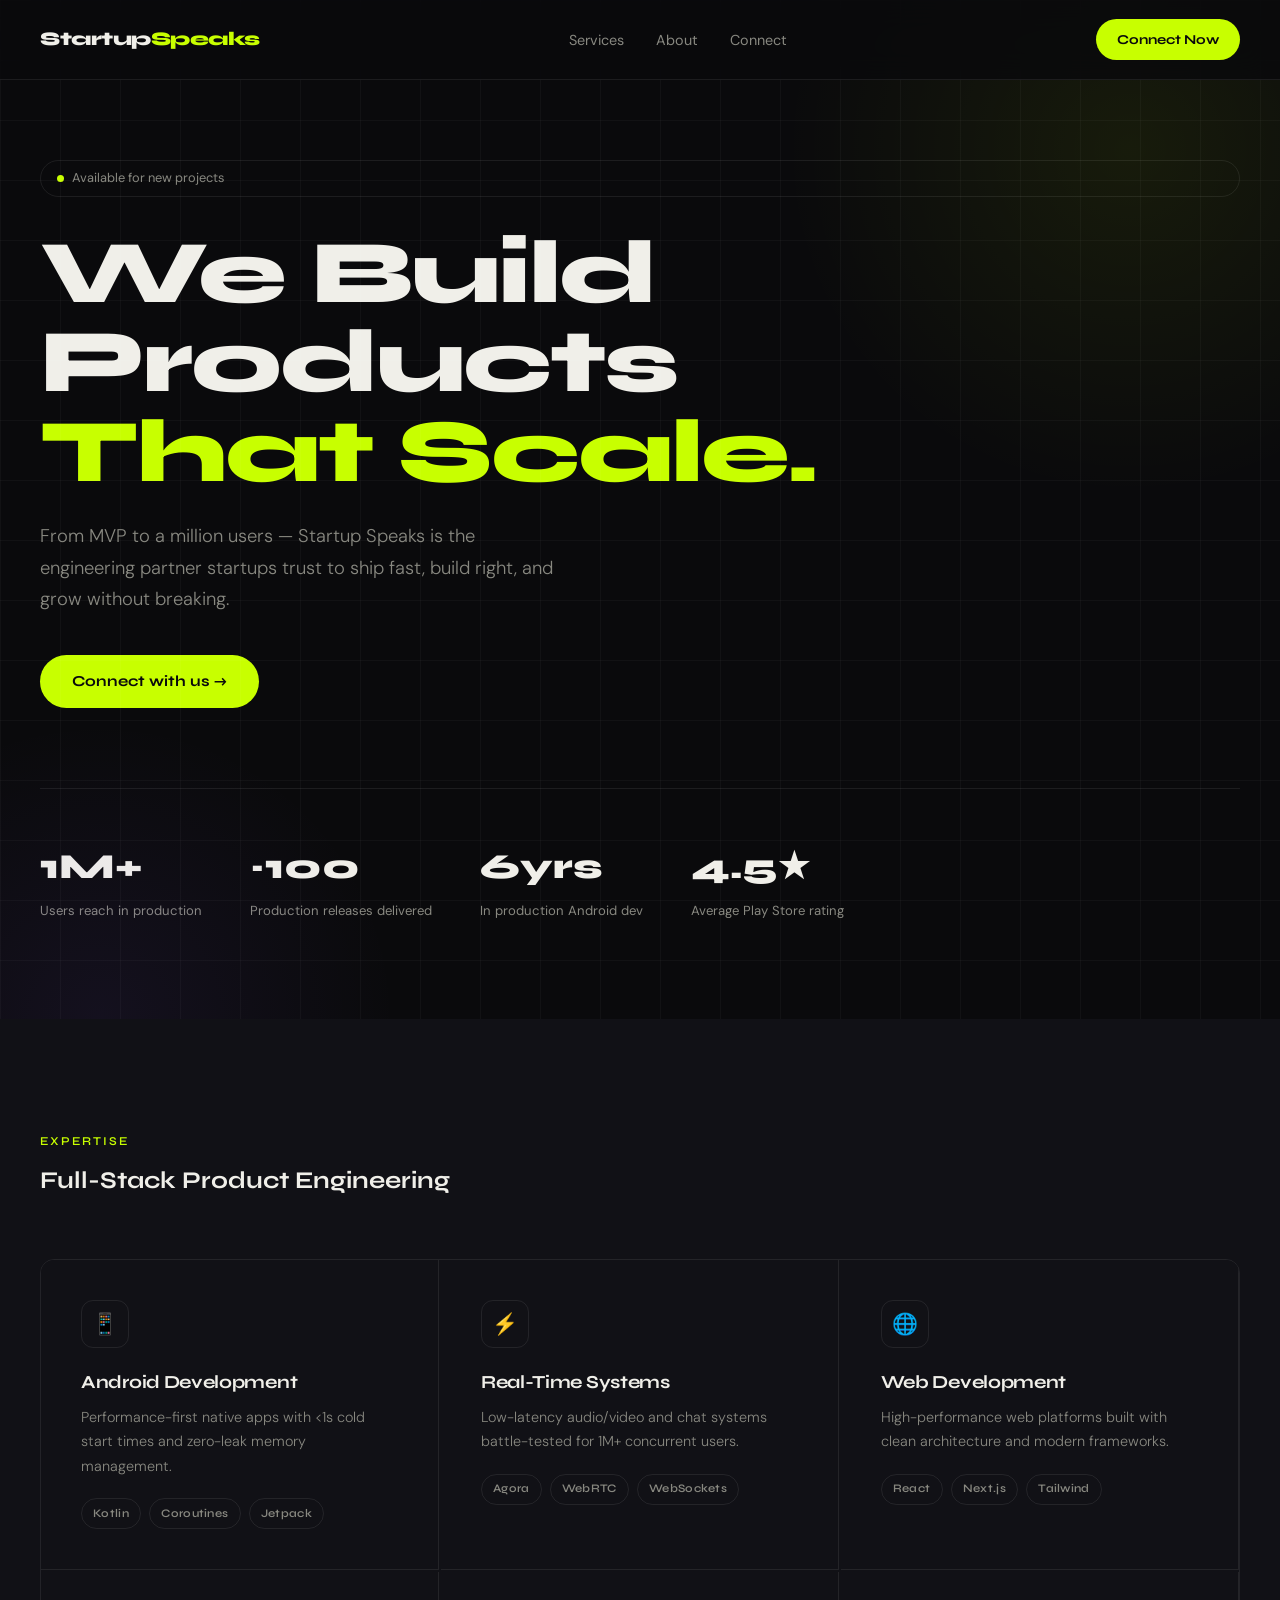
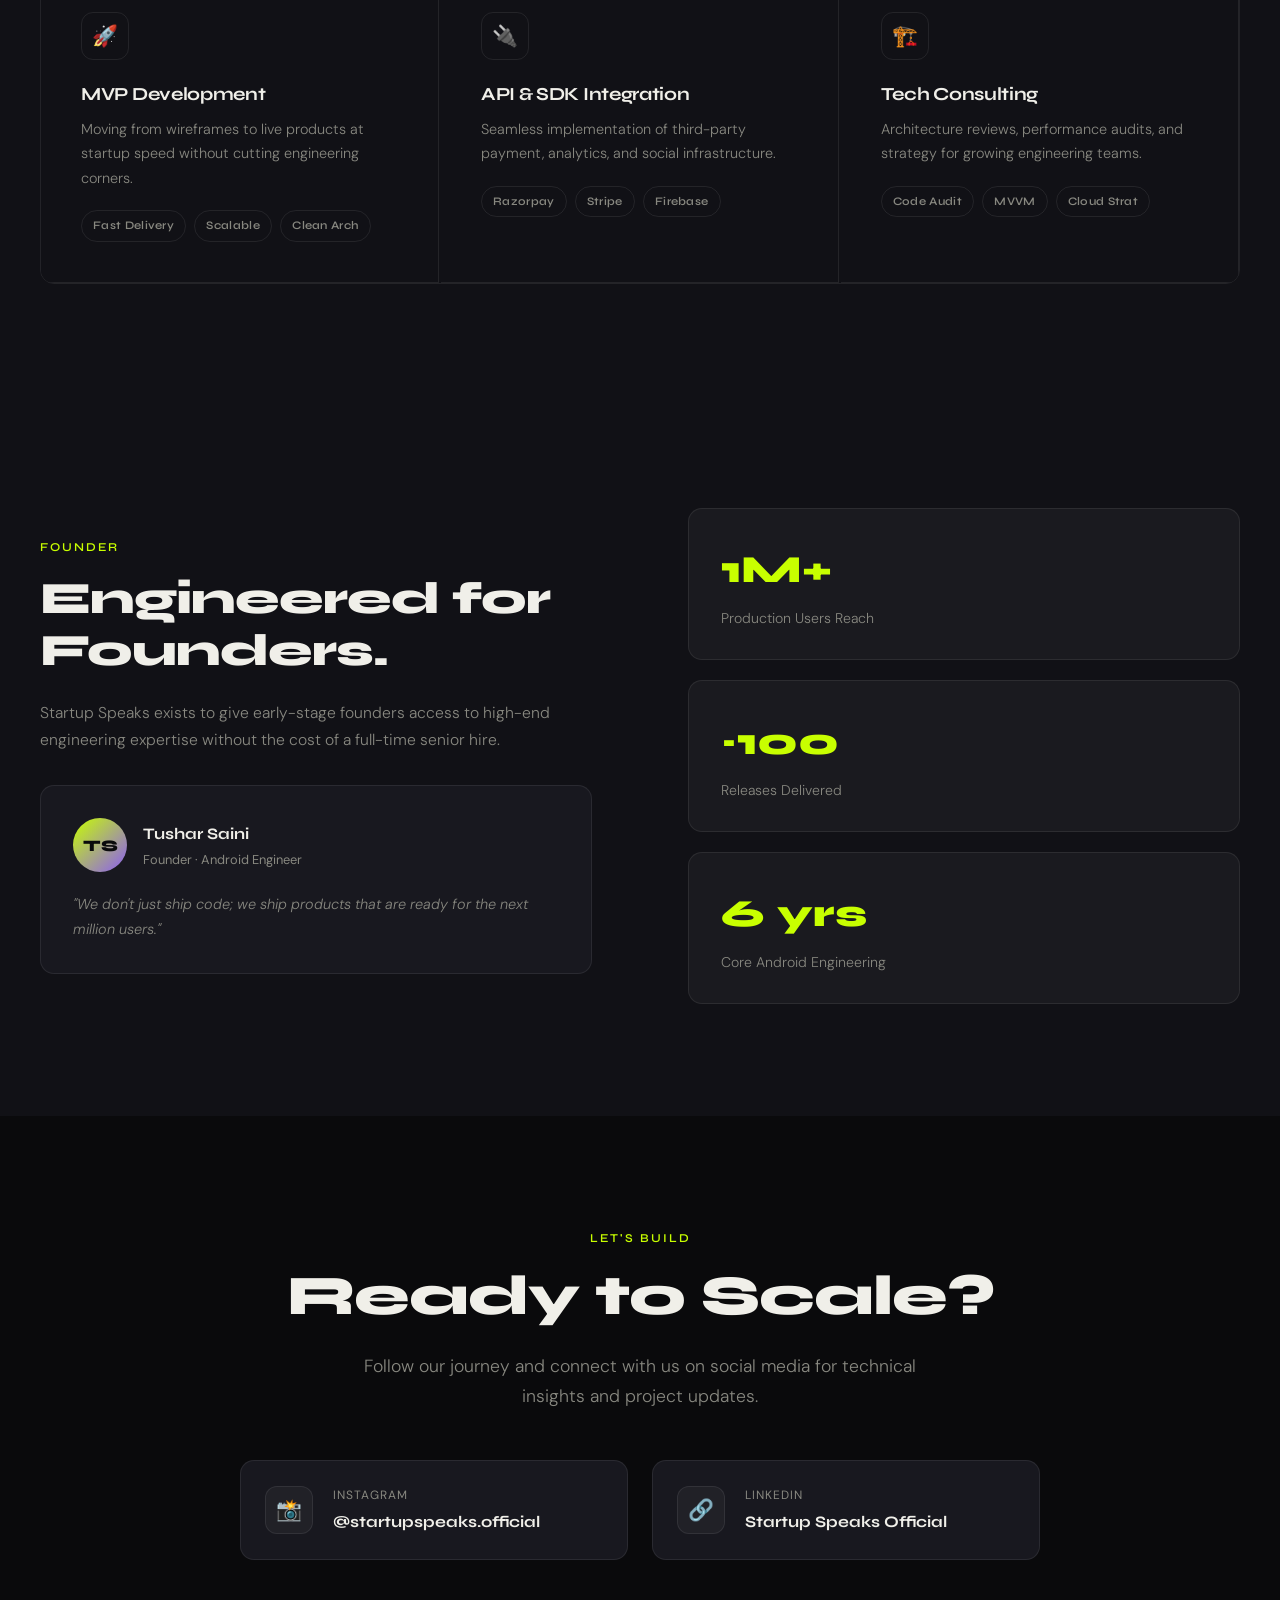
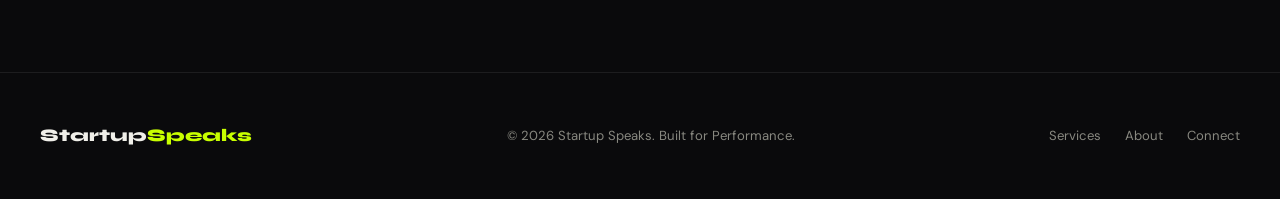
<file: startupspeaks_website_updated.html>
<!DOCTYPE html>
<html lang="en">
<head>
<meta charset="UTF-8" />
<meta name="viewport" content="width=device-width, initial-scale=1.0"/>
<title>Startup Speaks — We Build Products That Scale</title>
<link href="https://fonts.googleapis.com/css2?family=Syne:wght@400;500;600;700;800&family=DM+Sans:ital,wght@0,300;0,400;0,500;1,300&display=swap" rel="stylesheet"/>
<style>
*{margin:0;padding:0;box-sizing:border-box}
:root{
  --bg:#0A0A0C;
  --bg2:#111116;
  --bg3:#18181F;
  --accent:#C8FF00;
  --accent2:#8B5CF6;
  --text:#F0EFE9;
  --muted:#888880;
  --border:rgba(255,255,255,0.08);
  --card:rgba(255,255,255,0.04);
  --radius:14px;
}
html{scroll-behavior:smooth}
body{background:var(--bg);color:var(--text);font-family:'DM Sans',sans-serif;font-size:16px;line-height:1.7;overflow-x:hidden}
h1,h2,h3,h4{font-family:'Syne',sans-serif;line-height:1.15}

/* NAV */
nav{position:fixed;top:0;left:0;right:0;z-index:100;padding:1.2rem 2.5rem;display:flex;align-items:center;justify-content:space-between;background:rgba(10,10,12,0.85);backdrop-filter:blur(16px);border-bottom:1px solid var(--border)}
.logo{font-family:'Syne',sans-serif;font-size:1.2rem;font-weight:800;letter-spacing:-0.5px;color:var(--text)}
.logo span{color:var(--accent)}
.nav-links{display:flex;gap:2rem;list-style:none}
.nav-links a{color:var(--muted);text-decoration:none;font-size:0.9rem;font-weight:400;transition:color 0.2s}
.nav-links a:hover{color:var(--text)}
.nav-cta{background:var(--accent);color:#0A0A0C;padding:0.55rem 1.3rem;border-radius:100px;font-family:'Syne',sans-serif;font-size:0.85rem;font-weight:700;text-decoration:none;transition:opacity 0.2s}
.nav-cta:hover{opacity:0.85}

/* HERO */
.hero{min-height:100vh;display:flex;flex-direction:column;justify-content:center;padding:10rem 2.5rem 6rem;position:relative;overflow:hidden}
.hero-grid{position:absolute;inset:0;background-image:linear-gradient(rgba(255,255,255,0.03) 1px,transparent 1px),linear-gradient(90deg,rgba(255,255,255,0.03) 1px,transparent 1px);background-size:60px 60px;pointer-events:none}
.hero-glow{position:absolute;top:-200px;right:-200px;width:700px;height:700px;background:radial-gradient(circle,rgba(200,255,0,0.07) 0%,transparent 70%);pointer-events:none}
.hero-glow2{position:absolute;bottom:-300px;left:-200px;width:600px;height:600px;background:radial-gradient(circle,rgba(139,92,246,0.08) 0%,transparent 70%);pointer-events:none}
.hero-badge{display:inline-flex;align-items:center;gap:0.5rem;border:1px solid var(--border);border-radius:100px;padding:0.4rem 1rem;font-size:0.8rem;color:var(--muted);margin-bottom:2rem}
.badge-dot{width:7px;height:7px;border-radius:50%;background:var(--accent);animation:pulse 2s infinite}
@keyframes pulse{0%,100%{opacity:1}50%{opacity:0.4}}
.hero h1{font-size:clamp(3rem,7vw,6.5rem);font-weight:800;letter-spacing:-2px;line-height:1.0;max-width:900px;margin-bottom:1.5rem}
.hero h1 .line2{color:var(--accent)}
.hero p{font-size:1.15rem;color:var(--muted);max-width:520px;margin-bottom:2.5rem;font-weight:300}
.hero-actions{display:flex;gap:1rem;align-items:center;flex-wrap:wrap}
.btn-primary{background:var(--accent);color:#0A0A0C;padding:0.85rem 2rem;border-radius:100px;font-family:'Syne',sans-serif;font-weight:700;font-size:0.95rem;text-decoration:none;transition:opacity 0.2s}
.btn-primary:hover{opacity:0.85}
.hero-stats{display:flex;gap:3rem;margin-top:5rem;padding-top:3rem;border-top:1px solid var(--border)}
.stat-num{font-family:'Syne',sans-serif;font-size:2.2rem;font-weight:800;color:var(--text)}
.stat-label{font-size:0.82rem;color:var(--muted);margin-top:0.2rem}

/* SERVICES */
.services{background:var(--bg2)}
.services-grid{display:grid;grid-template-columns:repeat(auto-fit,minmax(300px,1fr));gap:1.5px;margin-top:4rem;border:1.5px solid var(--border);border-radius:var(--radius);overflow:hidden}
.service-card{background:var(--bg2);padding:2.5rem;border-right:1.5px solid var(--border);border-bottom:1.5px solid var(--border);transition:background 0.25s}
.service-card:hover{background:var(--bg3)}
.service-icon{width:48px;height:48px;border-radius:12px;border:1px solid var(--border);display:flex;align-items:center;justify-content:center;margin-bottom:1.5rem;font-size:1.3rem}
.service-card h3{font-size:1.15rem;font-weight:700;margin-bottom:0.75rem;letter-spacing:-0.3px}
.service-card p{font-size:0.9rem;color:var(--muted);line-height:1.7;font-weight:300}
.service-tags{display:flex;flex-wrap:wrap;gap:0.5rem;margin-top:1.25rem}
.tag{font-size:0.72rem;padding:0.3rem 0.7rem;border-radius:100px;border:1px solid var(--border);color:var(--muted);font-family:'Syne',sans-serif;font-weight:600;letter-spacing:0.3px}

/* ABOUT */
.about{background:var(--bg2)}
.about-inner{display:grid;grid-template-columns:1fr 1fr;gap:6rem;align-items:center}
.about-left h2{font-size:clamp(2rem,3.5vw,3rem);font-weight:800;letter-spacing:-1px;margin-bottom:1.5rem}
.about-left p{color:var(--muted);font-weight:300;margin-bottom:1.25rem;font-size:0.98rem}
.founder-card{background:var(--bg3);border:1px solid var(--border);border-radius:var(--radius);padding:2rem;margin-top:2rem}
.founder-top{display:flex;align-items:center;gap:1rem;margin-bottom:1.25rem}
.founder-avatar{width:54px;height:54px;border-radius:50%;background:linear-gradient(135deg,#C8FF00,#8B5CF6);display:flex;align-items:center;justify-content:center;font-family:'Syne',sans-serif;font-weight:800;font-size:1rem;color:#0A0A0C}
.founder-name{font-family:'Syne',sans-serif;font-weight:700;font-size:1rem;margin-bottom:0.15rem}
.founder-role{font-size:0.8rem;color:var(--muted)}
.founder-quote{font-size:0.9rem;color:var(--muted);font-style:italic;line-height:1.7;font-weight:300}
.about-right{display:flex;flex-direction:column;gap:1.25rem}
.about-stat{background:var(--card);border:1px solid var(--border);border-radius:var(--radius);padding:1.75rem 2rem;transition:border-color 0.2s}
.about-stat:hover{border-color:rgba(200,255,0,0.25)}
.about-stat-num{font-family:'Syne',sans-serif;font-size:2.4rem;font-weight:800;color:var(--accent);margin-bottom:0.3rem}
.about-stat-label{font-size:0.88rem;color:var(--muted);font-weight:300}

/* CONTACT */
section{padding:7rem 2.5rem}
.section-tag{font-size:0.75rem;font-weight:600;letter-spacing:2px;text-transform:uppercase;color:var(--accent);margin-bottom:1rem;font-family:'Syne',sans-serif;display:block}
#contact{background:var(--bg);text-align:center;display:flex;flex-direction:column;align-items:center}
.contact-inner{max-width:800px;width:100%}
.contact-inner h2{font-size:clamp(2.5rem,5vw,3.5rem);font-weight:800;letter-spacing:-1px;margin-bottom:1.5rem}
.contact-inner p{color:var(--muted);font-weight:300;margin:0 auto 3rem;font-size:1.1rem;max-width:600px}
.contact-links{display:grid;grid-template-columns:repeat(auto-fit, minmax(300px, 1fr));gap:1.5rem;justify-content:center}
.contact-link{display:flex;align-items:center;gap:1.25rem;padding:1.5rem;background:var(--bg3);border:1px solid var(--border);border-radius:var(--radius);text-decoration:none;color:var(--text);transition:border-color 0.2s,transform 0.2s}
.contact-link:hover{border-color:rgba(200,255,0,0.4);transform:translateY(-4px)}
.cl-icon{width:48px;height:48px;border-radius:12px;background:var(--card);border:1px solid var(--border);display:flex;align-items:center;justify-content:center;font-size:1.3rem;flex-shrink:0}
.cl-text{text-align:left}
.cl-label{font-size:0.75rem;color:var(--muted);font-weight:400;margin-bottom:0.15rem;text-transform:uppercase;letter-spacing:1px}
.cl-value{font-family:'Syne',sans-serif;font-size:1rem;font-weight:700}

/* FOOTER */
footer{border-top:1px solid var(--border);padding:3rem 2.5rem;display:flex;align-items:center;justify-content:space-between;flex-wrap:wrap;gap:2rem}
.foot-logo{font-family:'Syne',sans-serif;font-size:1.1rem;font-weight:800}
.foot-logo span{color:var(--accent)}
.foot-copy{font-size:0.82rem;color:var(--muted)}
.foot-links{display:flex;gap:1.5rem}
.foot-links a{font-size:0.82rem;color:var(--muted);text-decoration:none;transition:color 0.2s}
.foot-links a:hover{color:var(--text)}

@media(max-width:768px){
  nav{padding:1rem 1.25rem}
  .nav-links{display:none}
  .hero{padding:8rem 1.25rem 4rem}
  .hero-stats{flex-wrap:wrap;gap:2rem}
  section{padding:5rem 1.25rem}
  .about-inner{grid-template-columns:1fr;gap:3rem}
  .contact-links{grid-template-columns:1fr}
  footer{flex-direction:column;text-align:center}
}
</style>
</head>
<body>

<nav>
  <div class="logo">Startup<span>Speaks</span></div>
  <ul class="nav-links">
    <li><a href="#services">Services</a></li>
    <li><a href="#about">About</a></li>
    <li><a href="#contact">Connect</a></li>
  </ul>
  <a href="#contact" class="nav-cta">Connect Now</a>
</nav>

<!-- HERO -->
<section class="hero" id="home">
  <div class="hero-grid"></div>
  <div class="hero-glow"></div>
  <div class="hero-glow2"></div>
  <div class="hero-badge">
    <span class="badge-dot"></span>
    Available for new projects
  </div>
  <h1>We Build Products<br><span class="line2">That Scale.</span></h1>
  <p>From MVP to a million users — Startup Speaks is the engineering partner startups trust to ship fast, build right, and grow without breaking.</p>
  <div class="hero-actions">
    <a href="#contact" class="btn-primary">Connect with us →</a>
  </div>
  <div class="hero-stats">
    <div>
      <div class="stat-num">1M+</div>
      <div class="stat-label">Users reach in production</div>
    </div>
    <div>
      <div class="stat-num">~100</div>
      <div class="stat-label">Production releases delivered</div>
    </div>
    <div>
      <div class="stat-num">6yrs</div>
      <div class="stat-label">In production Android dev</div>
    </div>
    <div>
      <div class="stat-num">4.5★</div>
      <div class="stat-label">Average Play Store rating</div>
    </div>
  </div>
</section>

<!-- SERVICES (FULL RESTORATION) -->
<section class="services" id="services">
  <div class="section-tag">Expertise</div>
  <h2 class="section-title">Full-Stack Product Engineering</h2>
  <div class="services-grid">
    <div class="service-card">
      <div class="service-icon">📱</div>
      <h3>Android Development</h3>
      <p>Performance-first native apps with &lt;1s cold start times and zero-leak memory management.</p>
      <div class="service-tags"><span class="tag">Kotlin</span><span class="tag">Coroutines</span><span class="tag">Jetpack</span></div>
    </div>
    <div class="service-card">
      <div class="service-icon">⚡</div>
      <h3>Real-Time Systems</h3>
      <p>Low-latency audio/video and chat systems battle-tested for 1M+ concurrent users.</p>
      <div class="service-tags"><span class="tag">Agora</span><span class="tag">WebRTC</span><span class="tag">WebSockets</span></div>
    </div>
    <div class="service-card">
      <div class="service-icon">🌐</div>
      <h3>Web Development</h3>
      <p>High-performance web platforms built with clean architecture and modern frameworks.</p>
      <div class="service-tags"><span class="tag">React</span><span class="tag">Next.js</span><span class="tag">Tailwind</span></div>
    </div>
    <div class="service-card">
      <div class="service-icon">🚀</div>
      <h3>MVP Development</h3>
      <p>Moving from wireframes to live products at startup speed without cutting engineering corners.</p>
      <div class="service-tags"><span class="tag">Fast Delivery</span><span class="tag">Scalable</span><span class="tag">Clean Arch</span></div>
    </div>
    <div class="service-card">
      <div class="service-icon">🔌</div>
      <h3>API & SDK Integration</h3>
      <p>Seamless implementation of third-party payment, analytics, and social infrastructure.</p>
      <div class="service-tags"><span class="tag">Razorpay</span><span class="tag">Stripe</span><span class="tag">Firebase</span></div>
    </div>
    <div class="service-card">
      <div class="service-icon">🏗️</div>
      <h3>Tech Consulting</h3>
      <p>Architecture reviews, performance audits, and strategy for growing engineering teams.</p>
      <div class="service-tags"><span class="tag">Code Audit</span><span class="tag">MVVM</span><span class="tag">Cloud Strat</span></div>
    </div>
  </div>
</section>

<!-- ABOUT -->
<section class="about" id="about">
  <div class="about-inner">
    <div class="about-left">
      <div class="section-tag">Founder</div>
      <h2>Engineered for Founders.</h2>
      <p>Startup Speaks exists to give early-stage founders access to high-end engineering expertise without the cost of a full-time senior hire.</p>
      <div class="founder-card">
        <div class="founder-top">
          <div class="founder-avatar">TS</div>
          <div>
            <div class="founder-name">Tushar Saini</div>
            <div class="founder-role">Founder · Android Engineer</div>
          </div>
        </div>
        <div class="founder-quote">"We don't just ship code; we ship products that are ready for the next million users."</div>
      </div>
    </div>
    <div class="about-right">
      <div class="about-stat"><div class="about-stat-num">1M+</div><div class="about-stat-label">Production Users Reach</div></div>
      <div class="about-stat"><div class="about-stat-num">~100</div><div class="about-stat-label">Releases Delivered</div></div>
      <div class="about-stat"><div class="about-stat-num">6 yrs</div><div class="about-stat-label">Core Android Engineering</div></div>
    </div>
  </div>
</section>

<!-- LET'S BUILD -->
<section id="contact">
  <span class="section-tag">Let's Build</span>
  <div class="contact-inner">
    <h2>Ready to Scale?</h2>
    <p>Follow our journey and connect with us on social media for technical insights and project updates.</p>
    <div class="contact-links">
      <a href="https://instagram.com/startupspeaks.official" class="contact-link" target="_blank">
        <div class="cl-icon">📸</div>
        <div class="cl-text">
          <div class="cl-label">Instagram</div>
          <div class="cl-value">@startupspeaks.official</div>
        </div>
      </a>
      <a href="https://www.linkedin.com/company/startup-speaks-official/" class="contact-link" target="_blank">
        <div class="cl-icon">🔗</div>
        <div class="cl-text">
          <div class="cl-label">LinkedIn</div>
          <div class="cl-value">Startup Speaks Official</div>
        </div>
      </a>
    </div>
  </div>
</section>

<footer>
  <div class="foot-logo">Startup<span>Speaks</span></div>
  <div class="foot-copy">© 2026 Startup Speaks. Built for Performance.</div>
  <div class="foot-links">
    <a href="#services">Services</a>
    <a href="#about">About</a>
    <a href="#contact">Connect</a>
  </div>
</footer>

</body>
</html>
</file>
